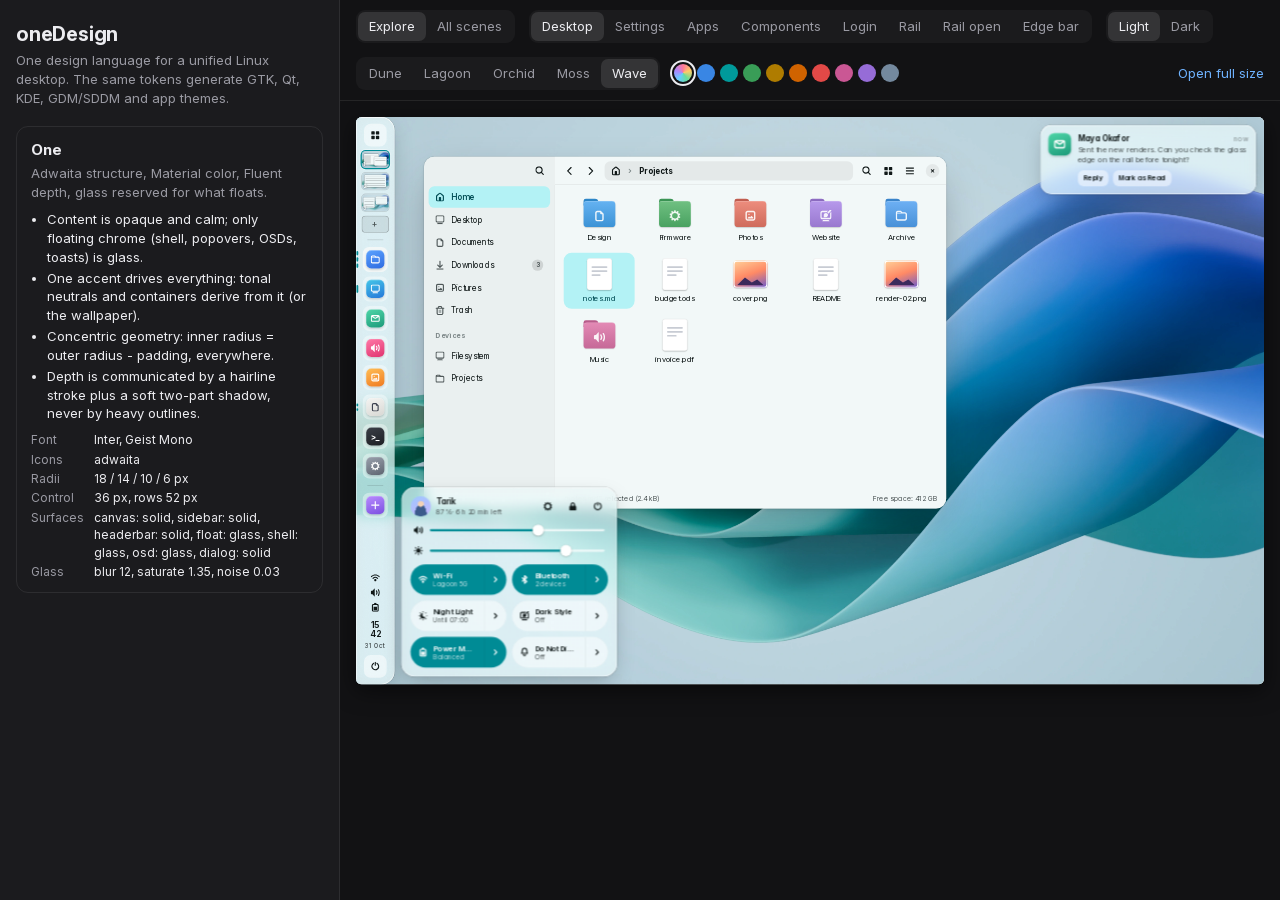
<file: prototypes/index.html>
<!doctype html>
<html lang="en">
<head>
<meta charset="utf-8">
<title>oneDesign</title>
<style>
@font-face { font-family: InterV; src: url(assets/fonts/InterVariable.woff2) format("woff2"); font-weight: 100 900; }
:root { color-scheme: dark; --bg: #121214; --panel: #1b1b1e; --line: #ffffff14; --text: #ececf0; --dim: #9a9aa3; --acc: #6fb3ff; }
* { box-sizing: border-box; }
body { margin: 0; font: 13px/1.45 InterV, system-ui, sans-serif; background: var(--bg); color: var(--text); display: grid; grid-template-columns: 340px 1fr; height: 100vh; overflow: hidden; }
aside { background: var(--panel); border-right: 1px solid var(--line); overflow: auto; padding: 20px 16px; }
h1 { font-size: 20px; margin: 0 0 2px; letter-spacing: -.01em; }
.sub { color: var(--dim); margin-bottom: 18px; }
.info { border: 1px solid var(--line); border-radius: 12px; padding: 12px 14px; }
.info h2 { font-size: 15px; margin: 0; }
.info p { margin: 4px 0 8px; color: var(--dim); }
.info ul { margin: 8px 0 0; padding-left: 16px; }
.info li { margin: 2px 0; }
.facts { display: grid; grid-template-columns: auto 1fr; gap: 2px 10px; margin-top: 8px; font-size: 12px; color: var(--dim); }
.facts span:nth-child(even) { color: var(--text); }
main { display: grid; grid-template-rows: auto 1fr; min-width: 0; }
.bar { display: flex; gap: 14px; align-items: center; padding: 10px 16px; border-bottom: 1px solid var(--line); flex-wrap: wrap; }
.seg { display: inline-flex; background: #ffffff0a; border-radius: 9px; padding: 2px; }
.seg button { all: unset; padding: 5px 11px; border-radius: 7px; cursor: pointer; color: var(--dim); }
.seg button.on { background: #ffffff1c; color: var(--text); }
.sw { display: inline-flex; gap: 5px; align-items: center; }
.sw button { all: unset; width: 18px; height: 18px; border-radius: 50%; cursor: pointer; outline-offset: 2px; }
.sw button.on { outline: 2px solid var(--text); }
.sw .wall { background: conic-gradient(from 0deg, #f79, #fc6, #6d9, #6cf, #a8f, #f79); }
.grow { flex: 1; }
a.open { color: var(--acc); text-decoration: none; }
.stage { position: relative; overflow: auto; padding: 16px; }
.frame { position: relative; transform-origin: 0 0; border-radius: 10px; overflow: hidden; box-shadow: 0 10px 40px #0008; }
.frame iframe { width: 1600px; height: 1000px; border: 0; display: block; background: #000; }
.grid { display: grid; grid-template-columns: repeat(2, 1fr); gap: 16px; }
.cell .cap { margin: 0 0 6px; font-weight: 600; }
.cell .box { width: 100%; aspect-ratio: 16 / 10; position: relative; overflow: hidden; border-radius: 10px; box-shadow: 0 6px 24px #0008; }
.cell iframe { width: 1600px; height: 1000px; border: 0; transform-origin: 0 0; position: absolute; left: 0; top: 0; pointer-events: none; }
.cell { cursor: pointer; }
</style>
</head>
<body>
<aside>
  <h1>oneDesign</h1>
  <div class="sub">One design language for a unified Linux desktop. The same tokens generate GTK, Qt, KDE, GDM/SDDM and app themes.</div>
  <div class="info" id="info"></div>
</aside>
<main>
  <div class="bar">
    <span class="seg" id="view"></span>
    <span class="seg" id="scene"></span>
    <span class="seg" id="mode"></span>
    <span class="seg" id="wall"></span>
    <span class="sw" id="accent"></span>
    <span class="grow"></span>
    <a class="open" id="open" target="_blank">Open full size</a>
  </div>
  <div class="stage" id="stage"></div>
</main>
<script>
const SCENES = [["desktop", "Desktop"], ["settings", "Settings"], ["apps", "Apps"], ["components", "Components"], ["login", "Login"], ["rail", "Rail"], ["rail-open", "Rail open"], ["edge", "Edge bar"]];
const S = Object.assign({ view: "explore", scene: "desktop", mode: "light", wall: "wave", accent: "wallpaper" },
  Object.fromEntries(new URLSearchParams(location.hash.slice(1))));
let T;

const seg = (id, opts) => {
  const el = document.getElementById(id);
  el.innerHTML = opts.map(([v, l]) => `<button data-v="${v}" class="${S[id] === v ? "on" : ""}">${l}</button>`).join("");
  el.onclick = (e) => { const v = e.target.dataset.v; if (v) { S[id] = v; render(); } };
};
const url = (scene) => `view.html?scene=${scene}&mode=${S.mode}&wall=${S.wall}&accent=${S.accent}`;

function sidebar() {
  const g = T.glass;
  document.getElementById("info").innerHTML = `<h2>${T.name}</h2>
    <p>${T.tagline}</p>
    <ul>${T.principles.map((p) => `<li>${p}</li>`).join("")}</ul>
    <div class="facts">
      <span>Font</span><span>${T.font.ui}, ${T.font.mono}</span>
      <span>Icons</span><span>${T.icons}</span>
      <span>Radii</span><span>${["window", "container", "control", "small"].map((k) => T.shape[k]).join(" / ")} px</span>
      <span>Control</span><span>${T.density.control} px, rows ${T.density.row} px</span>
      <span>Surfaces</span><span>${Object.entries(T.materials).map(([k, v]) => `${k}: ${v}`).join(", ")}</span>
      <span>Glass</span><span>blur ${g.blur}, saturate ${g.saturate}, noise ${g.noise}</span>
    </div>`;
}

function fit() {
  const st = document.getElementById("stage");
  const f = st.querySelector(".frame");
  if (f) {
    const k = Math.min((st.clientWidth - 32) / 1600, (st.clientHeight - 32) / 1000);
    f.style.transform = `scale(${k})`; f.style.width = "1600px"; f.style.height = "1000px";
    f.parentElement.style.height = 1000 * k + "px";
  }
  st.querySelectorAll(".cell .box").forEach((b) => { b.firstElementChild.style.transform = `scale(${b.clientWidth / 1600})`; });
}

function render() {
  location.hash = new URLSearchParams(S).toString();
  seg("view", [["explore", "Explore"], ["all", "All scenes"]]);
  seg("scene", SCENES);
  seg("mode", [["light", "Light"], ["dark", "Dark"]]);
  seg("wall", Object.keys(T.walls).map((w) => [w, w[0].toUpperCase() + w.slice(1)]));
  const acc = document.getElementById("accent");
  acc.innerHTML = `<button class="wall ${S.accent === "wallpaper" ? "on" : ""}" data-v="wallpaper" title="From wallpaper"></button>` +
    Object.entries(T.accents).map(([k, a]) => `<button data-v="${k}" title="${k}" class="${S.accent === k ? "on" : ""}" style="background:oklch(.62 ${Math.max(a.chroma, .03)} ${a.hue})"></button>`).join("");
  acc.onclick = (e) => { const v = e.target.dataset.v; if (v) { S.accent = v; render(); } };
  sidebar();
  document.getElementById("open").href = url(S.scene);
  const st = document.getElementById("stage");
  st.innerHTML = S.view === "explore"
    ? `<div><div class="frame"><iframe src="${url(S.scene)}"></iframe></div></div>`
    : `<div class="grid">${SCENES.map(([k, l]) => `<div class="cell" data-id="${k}"><div class="cap">${l}</div><div class="box"><iframe loading="lazy" src="${url(k)}"></iframe></div></div>`).join("")}</div>`;
  st.onclick = (e) => { const c = e.target.closest(".cell"); if (c) { S.scene = c.dataset.id; S.view = "explore"; render(); } };
  requestAnimationFrame(fit);
}

addEventListener("resize", fit);
Promise.all([fetch("../tokens/one.json").then((r) => r.json()), fetch("assets/wallpapers/manifest.json").then((r) => r.json())])
  .then(([t, w]) => { T = t; T.walls = Object.fromEntries(w.map((x) => [x.id, x.hue])); render(); });
</script>
</body>
</html>
</file>
